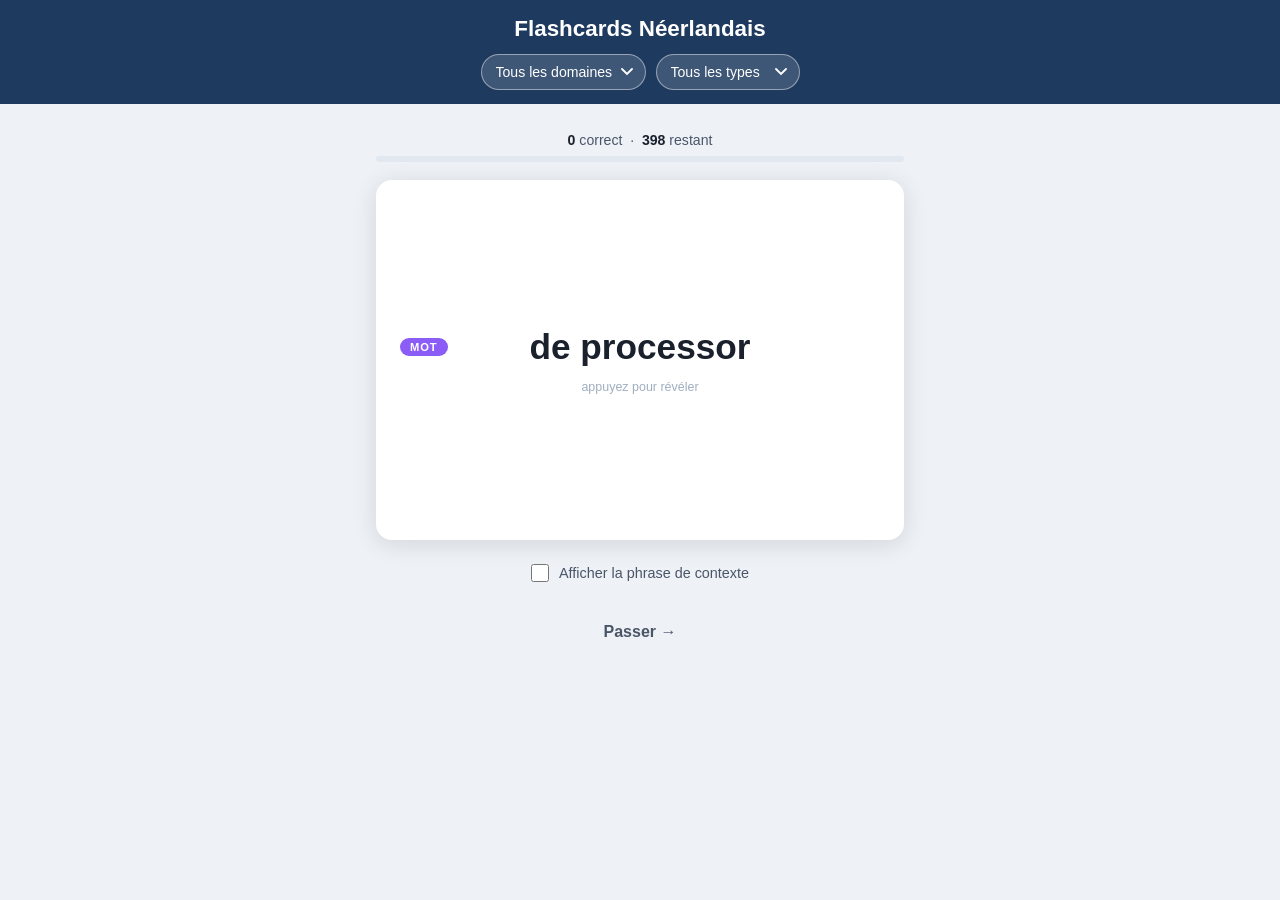
<file: index.html>
<!DOCTYPE html>
<html lang="fr">
<head>
  <meta charset="UTF-8">
  <meta name="viewport" content="width=device-width, initial-scale=1.0, viewport-fit=cover">
  <title>Flashcards Néerlandais</title>
  <link rel="stylesheet" href="style.css">
</head>
<body>
  <div id="app">
    <header>
      <h1>Flashcards Néerlandais</h1>
      <div class="selectors">
        <select id="deck-select" class="sel"></select>
        <select id="type-select" class="sel">
          <option value="all">Tous les types</option>
          <option value="verbe">Verbes</option>
          <option value="adjectif">Adjectifs</option>
          <option value="adverbe">Adverbes</option>
          <option value="mot">Mots communs</option>
        </select>
      </div>
    </header>

    <main>
      <div class="score-bar">
        <div class="score-text">
          <span id="score-correct">0</span> correct
          &nbsp;·&nbsp;
          <span id="score-remaining">0</span> restant
        </div>
        <div class="progress-track">
          <div id="progress-fill" class="progress-fill" style="width:0%"></div>
        </div>
      </div>

      <div class="card-area">
        <div id="card" class="card">
          <div class="card-inner">
            <div class="card-front">
              <div class="card-header">
                <span id="badge-front" class="badge"></span>
                <p id="word-nl" class="word"></p>
                <span id="sep-badge-front" class="sep-badge hidden">séparable</span>
              </div>
              <p class="hint">appuyez pour révéler</p>
            </div>
            <div class="card-back">
              <div class="card-header">
                <span id="badge-back" class="badge"></span>
                <p id="word-nl-back" class="word-nl-back"></p>
                <span id="sep-badge-back" class="sep-badge hidden">séparable</span>
              </div>
              <p id="word-fr" class="word-fr"></p>
              <div id="context-box" class="context-box hidden">
                <p id="context-nl" class="context-nl"></p>
                <p id="context-fr" class="context-fr"></p>
              </div>
            </div>
          </div>
        </div>

        <div id="completion" class="completion hidden">
          <p class="completion-icon">&#10003;</p>
          <p class="completion-title">Bravo !</p>
          <p class="completion-sub">Tous les mots sont appris.</p>
          <button id="restart-btn" class="restart-btn">Recommencer</button>
        </div>
      </div>

      <div class="controls">
        <label class="checkbox-label">
          <input type="checkbox" id="show-context">
          <span>Afficher la phrase de contexte</span>
        </label>
      </div>

      <div id="answer-btns" class="answer-btns hidden">
        <button id="skip-btn"      class="btn-answer btn-skip"     >Passer &#8594;</button>
        <button id="incorrect-btn" class="btn-answer btn-incorrect hidden">&#10007; Incorrect</button>
        <button id="correct-btn"   class="btn-answer btn-correct   hidden">&#10003; Correct</button>
      </div>
    </main>
  </div>

  <script src="app.js"></script>
</body>
</html>
</file>
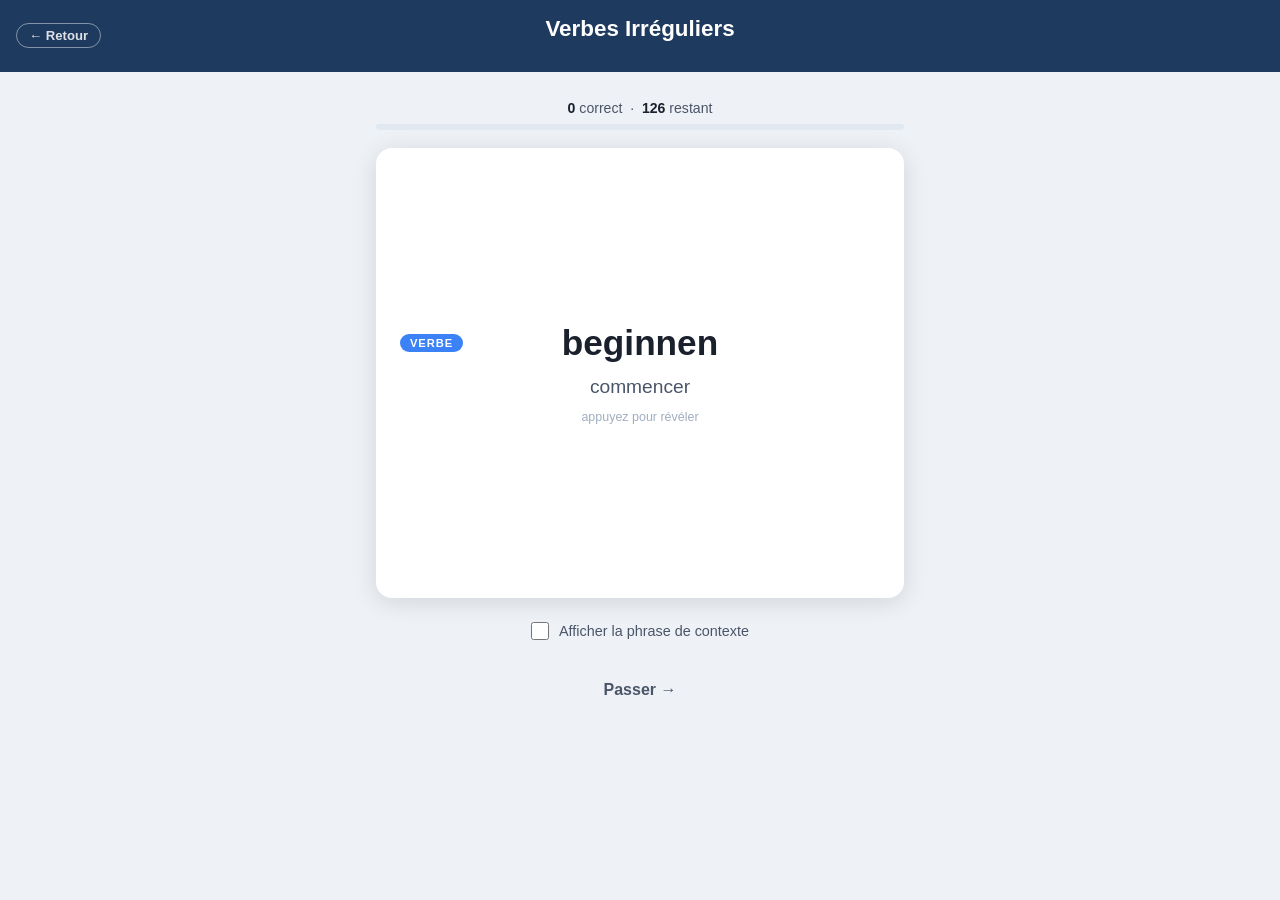
<file: irreguliers.html>
<!DOCTYPE html>
<html lang="fr">
<head>
  <meta charset="UTF-8">
  <meta name="viewport" content="width=device-width, initial-scale=1.0, viewport-fit=cover">
  <title>Verbes Irréguliers – Néerlandais</title>
  <link rel="stylesheet" href="style.css">
</head>
<body class="page-irreguliers">
  <div id="app">
    <header>
      <div class="header-top">
        <a href="index.html" class="btn-back-link">&#8592; Retour</a>
        <h1>Verbes Irréguliers</h1>
        <span></span>
      </div>
    </header>

    <main>
      <div class="score-bar">
        <div class="score-text">
          <span id="score-correct">0</span> correct
          &nbsp;·&nbsp;
          <span id="score-remaining">0</span> restant
        </div>
        <div class="progress-track">
          <div id="progress-fill" class="progress-fill" style="width:0%"></div>
        </div>
      </div>

      <div class="card-area">
        <div id="card" class="card">
          <div class="card-inner">

            <div class="card-front">
              <div class="card-header">
                <span id="badge-front" class="badge"></span>
                <p id="word-nl" class="word"></p>
                <span></span>
              </div>
              <p id="word-fr-front" class="word-fr-front"></p>
              <p class="hint">appuyez pour révéler</p>
            </div>

            <div class="card-back">
              <div class="card-header">
                <span id="badge-back" class="badge"></span>
                <p id="word-nl-back" class="word-nl-back"></p>
                <span></span>
              </div>
              <div class="conjugation-table">
                <div class="conj-row">
                  <span class="conj-label">Prétérit</span>
                  <span id="conj-preterit" class="conj-value"></span>
                </div>
                <div class="conj-divider"></div>
                <div class="conj-row">
                  <span class="conj-label">Participe passé</span>
                  <span id="conj-participe" class="conj-value"></span>
                </div>
              </div>
              <div id="context-box" class="context-box hidden">
                <p id="context-nl" class="context-nl"></p>
                <p id="context-fr" class="context-fr"></p>
              </div>
            </div>

          </div>
        </div>

        <div id="completion" class="completion hidden">
          <p class="completion-icon">&#10003;</p>
          <p class="completion-title">Bravo !</p>
          <p class="completion-sub">Tous les verbes sont révisés.</p>
          <button id="restart-btn" class="restart-btn">Recommencer</button>
        </div>
      </div>

      <div class="controls">
        <label class="checkbox-label">
          <input type="checkbox" id="show-context">
          <span>Afficher la phrase de contexte</span>
        </label>
      </div>

      <div id="answer-btns" class="answer-btns hidden">
        <button id="skip-btn"      class="btn-answer btn-skip"            >Passer &#8594;</button>
        <button id="incorrect-btn" class="btn-answer btn-incorrect hidden">&#10007; Incorrect</button>
        <button id="correct-btn"   class="btn-answer btn-correct   hidden">&#10003; Correct</button>
      </div>
    </main>
  </div>

  <script src="irreguliers.js"></script>
</body>
</html>
</file>
<file: style.css>
*, *::before, *::after {
  box-sizing: border-box;
  margin: 0;
  padding: 0;
}

:root {
  --bg: #eef2f7;
  --card-bg: #ffffff;
  --header-bg: #1e3a5f;
  --text-dark: #1a202c;
  --text-mid: #4a5568;
  --text-light: #a0aec0;
  --accent: #2b6cb0;
  --accent-hover: #2c5282;
  --green: #48bb78;
  --green-hover: #38a169;
  --red: #f87171;
  --red-hover: #ef4444;
  --shadow: 0 4px 24px rgba(0, 0, 0, 0.12);
  --radius: 16px;

}

body {
  font-family: -apple-system, BlinkMacSystemFont, 'Segoe UI', Roboto, sans-serif;
  background: var(--bg);
  color: var(--text-dark);
  min-height: 100vh;
  min-height: 100dvh;
  -webkit-text-size-adjust: 100%;
}

/* ── Header ── */

header {
  background: var(--header-bg);
  color: #fff;
  padding: 16px 16px 14px;
  text-align: center;
  position: sticky;
  top: 0;
  z-index: 10;
}

header h1 {
  font-size: clamp(1rem, 4vw, 1.4rem);
  font-weight: 600;
  margin-bottom: 12px;
}

.header-top {
  display: grid;
  grid-template-columns: 1fr auto 1fr;
  align-items: center;
  margin-bottom: 4px;
}

.btn-back-link {
  justify-self: start;
  color: rgba(255, 255, 255, 0.85);
  text-decoration: none;
  font-size: 0.82rem;
  font-weight: 600;
  border: 1.5px solid rgba(255, 255, 255, 0.45);
  border-radius: 16px;
  padding: 4px 12px;
  transition: background 0.2s;
  -webkit-tap-highlight-color: transparent;
  white-space: nowrap;
}

.btn-back-link:hover {
  background: rgba(255, 255, 255, 0.15);
}

.header-nav {
  margin-top: 10px;
}

.btn-nav-link {
  display: inline-block;
  color: rgba(255, 255, 255, 0.9);
  text-decoration: none;
  font-size: 0.82rem;
  font-weight: 600;
  border: 1.5px solid rgba(255, 255, 255, 0.5);
  border-radius: 16px;
  padding: 5px 14px;
  transition: background 0.2s;
  -webkit-tap-highlight-color: transparent;
}

.btn-nav-link:hover {
  background: rgba(255, 255, 255, 0.15);
}

.selectors {
  display: flex;
  gap: 10px;
  justify-content: center;
  flex-wrap: wrap;
}

.sel {
  background: rgba(255, 255, 255, 0.15);
  color: #fff;
  -webkit-text-fill-color: #fff;
  border: 1.5px solid rgba(255, 255, 255, 0.45);
  border-radius: 20px;
  padding: 6px 14px;
  font-size: 0.88rem;
  min-height: 36px;
  cursor: pointer;
  -webkit-tap-highlight-color: transparent;
  -webkit-appearance: none;
  appearance: none;
  background-image: url("data:image/svg+xml,%3Csvg xmlns='http://www.w3.org/2000/svg' width='12' height='8' viewBox='0 0 12 8'%3E%3Cpath d='M1 1l5 5 5-5' stroke='white' stroke-width='1.8' fill='none' stroke-linecap='round'/%3E%3C/svg%3E");
  background-repeat: no-repeat;
  background-position: right 12px center;
  padding-right: 32px;
}

.sel option {
  background: #1e3a5f;
  color: #fff;
}

/* ── Main ── */

main {
  max-width: 560px;
  margin: 28px auto;
  padding: 0 16px;
  padding-bottom: max(20px, env(safe-area-inset-bottom));
  display: flex;
  flex-direction: column;
  align-items: center;
  gap: 18px;
}

/* ── Score bar ── */

.score-bar {
  width: 100%;
}

.score-text {
  font-size: 0.88rem;
  color: var(--text-mid);
  text-align: center;
  margin-bottom: 8px;
}

.score-text span {
  font-weight: 700;
  color: var(--text-dark);
}

.progress-track {
  width: 100%;
  height: 6px;
  background: #e2e8f0;
  border-radius: 3px;
  overflow: hidden;
}

.progress-fill {
  height: 100%;
  background: var(--green);
  border-radius: 3px;
  transition: width 0.4s ease;
}

/* ── Card area ── */

.card-area {
  width: 100%;
  height: 300px;
  height: 40dvh;
  perspective: 1200px;
  position: relative;
}

/* ── Card flip ── */

.card {
  width: 100%;
  height: 100%;
  position: relative;
  transform-style: preserve-3d;
  -webkit-transform-style: preserve-3d;
  transition: transform 0.55s cubic-bezier(0.4, 0.2, 0.2, 1);
  cursor: pointer;
  -webkit-tap-highlight-color: transparent;
  touch-action: manipulation;
}

.card.flipped {
  transform: rotateY(180deg);
}

.card-inner {
  width: 100%;
  height: 100%;
  transform-style: preserve-3d;
  -webkit-transform-style: preserve-3d;
}

.card-front,
.card-back {
  position: absolute;
  inset: 0;
  backface-visibility: hidden;
  -webkit-backface-visibility: hidden;
  border-radius: var(--radius);
  background: var(--card-bg);
  box-shadow: var(--shadow);
  display: flex;
  flex-direction: column;
  align-items: center;
  justify-content: center;
  gap: 12px;
  padding: 20px 24px;
}

.card-back {
  transform: rotateY(180deg);
}

/* ── Badge ── */

.badge {
  display: inline-block;
  font-size: 0.7rem;
  font-weight: 700;
  text-transform: uppercase;
  letter-spacing: 0.08em;
  color: #fff;
  padding: 3px 10px;
  border-radius: 12px;
  flex-shrink: 0;
}

/* ligne 1 : badge gauche | mot centre | séparable droite */
.card-header {
  display: grid;
  grid-template-columns: 1fr auto 1fr;
  align-items: center;
  width: 100%;
  gap: 6px;
}

.card-header .badge {
  justify-self: start;
}

.card-header .word,
.card-header .word-nl-back {
  justify-self: center;
  text-align: center;
}

.card-header .sep-badge {
  justify-self: end;
}

/* ── Card front ── */

.word {
  font-size: clamp(1.5rem, 6vw, 2.2rem);
  font-weight: 700;
  text-align: center;
  line-height: 1.2;
}

.hint {
  font-size: 0.78rem;
  color: var(--text-light);
}

.sep-badge {
  font-size: 0.65rem;
  font-weight: 600;
  color: #c05621;
  background: #feebc8;
  border-radius: 10px;
  padding: 2px 8px;
  white-space: nowrap;
}

/* ── Card back ── */

.word-nl-back {
  font-size: clamp(0.9rem, 3vw, 1.1rem);
  font-weight: 600;
  color: var(--text-dark);
  text-align: center;
}

.word-fr {
  font-size: clamp(1.2rem, 5vw, 1.75rem);
  font-weight: 700;
  color: var(--text-dark);
  text-align: center;
  line-height: 1.2;
}

.context-box {
  padding-top: 10px;
  border-top: 1px solid #e2e8f0;
  width: 100%;
  text-align: center;
}

.context-nl {
  font-size: 0.85rem;
  color: var(--text-dark);
  font-style: italic;
  line-height: 1.5;
}

.context-fr {
  font-size: 0.8rem;
  color: var(--text-dark);
  margin-top: 4px;
  line-height: 1.4;
}

/* ── Completion overlay ── */

.completion {
  position: absolute;
  inset: 0;
  background: var(--card-bg);
  border-radius: var(--radius);
  box-shadow: var(--shadow);
  display: flex;
  flex-direction: column;
  align-items: center;
  justify-content: center;
  text-align: center;
  padding: 24px;
  z-index: 5;
}

.completion-icon {
  font-size: 2.5rem;
  color: var(--green);
  line-height: 1;
  margin-bottom: 8px;
}

.completion-title {
  font-size: 1.6rem;
  font-weight: 700;
  color: var(--text-dark);
  margin-bottom: 6px;
}

.completion-sub {
  font-size: 0.95rem;
  color: var(--text-mid);
  margin-bottom: 24px;
}

.restart-btn {
  background: var(--accent);
  color: #fff;
  border: none;
  border-radius: 10px;
  padding: 12px 32px;
  font-size: 1rem;
  font-weight: 600;
  cursor: pointer;
  min-height: 48px;
  transition: background 0.2s;
  -webkit-tap-highlight-color: transparent;
  touch-action: manipulation;
}

.restart-btn:hover {
  background: var(--accent-hover);
}

/* ── Controls ── */

.controls {
  width: 100%;
  text-align: center;
}

.checkbox-label {
  display: inline-flex;
  align-items: center;
  gap: 10px;
  font-size: 0.9rem;
  color: var(--text-mid);
  cursor: pointer;
  user-select: none;
  padding: 6px 8px;
  -webkit-tap-highlight-color: transparent;
}

.checkbox-label input[type="checkbox"] {
  width: 18px;
  height: 18px;
  cursor: pointer;
  accent-color: var(--accent);
  flex-shrink: 0;
}

/* ── Skip button ── */

.btn-skip {
  border: 2px solid #cbd5e0;
  background: transparent;
  color: var(--text-mid);
}

.btn-skip:hover {
  border-color: var(--green);
  color: var(--green);
}

/* ── Answer buttons ── */

.answer-btns {
  display: flex;
  gap: 14px;
  width: 100%;
  justify-content: center;
}

.btn-answer {
  flex: 1;
  max-width: 210px;
  min-height: 52px;
  border: none;
  border-radius: 12px;
  font-size: 1rem;
  font-weight: 700;
  cursor: pointer;
  transition: background 0.2s, transform 0.1s;
  -webkit-tap-highlight-color: transparent;
  touch-action: manipulation;
}

.btn-answer:active {
  transform: scale(0.97);
}

.btn-correct {
  background: var(--green);
  color: #fff;
}

.btn-correct:hover {
  background: var(--green-hover);
}

.btn-incorrect {
  background: var(--red);
  color: #fff;
}

.btn-incorrect:hover {
  background: var(--red-hover);
}

.hidden {
  display: none !important;
}

/* ── Irregular verbs page ── */

.page-irreguliers .card-area {
  height: 360px;
  height: 50dvh;
}

.word-fr-front {
  font-size: clamp(0.95rem, 3.5vw, 1.2rem);
  color: var(--text-mid);
  font-weight: 500;
  text-align: center;
}

.conjugation-table {
  width: 100%;
  background: #f1f5f9;
  border-radius: 10px;
  padding: 10px 16px;
  display: flex;
  flex-direction: column;
  gap: 0;
}

.conj-row {
  display: flex;
  justify-content: space-between;
  align-items: center;
  gap: 8px;
  padding: 6px 0;
}

.conj-divider {
  height: 1px;
  background: #e2e8f0;
}

.conj-label {
  font-size: 0.72rem;
  color: var(--text-light);
  text-transform: uppercase;
  letter-spacing: 0.07em;
  flex-shrink: 0;
}

.conj-value {
  font-size: clamp(1rem, 3.5vw, 1.25rem);
  font-weight: 700;
  color: var(--accent);
}

/* ── Landscape mobile ── */

@media (orientation: landscape) and (max-height: 500px) {
  header {
    padding: 8px 16px;
  }

  header h1 {
    font-size: 0.95rem;
    margin-bottom: 6px;
  }

  .sel {
    font-size: 0.8rem;
    padding: 4px 28px 4px 10px;
    min-height: 30px;
  }

  main {
    margin: 10px auto;
    gap: 10px;
  }

  .card-area {
    height: 190px;
    height: 55dvh;
  }

  .word {
    font-size: 1.4rem;
  }

  .word-nl-back {
    font-size: 0.9rem;
  }

  .word-fr {
    font-size: 1.15rem;
  }

  .card-front,
  .card-back {
    gap: 8px;
    padding: 14px 18px;
  }

  .context-box {
    padding-top: 6px;
  }

  .context-nl,
  .context-fr {
    font-size: 0.72rem;
  }

  .btn-answer {
    min-height: 44px;
    font-size: 0.9rem;
  }

  .score-text {
    font-size: 0.8rem;
  }
}
</file>
